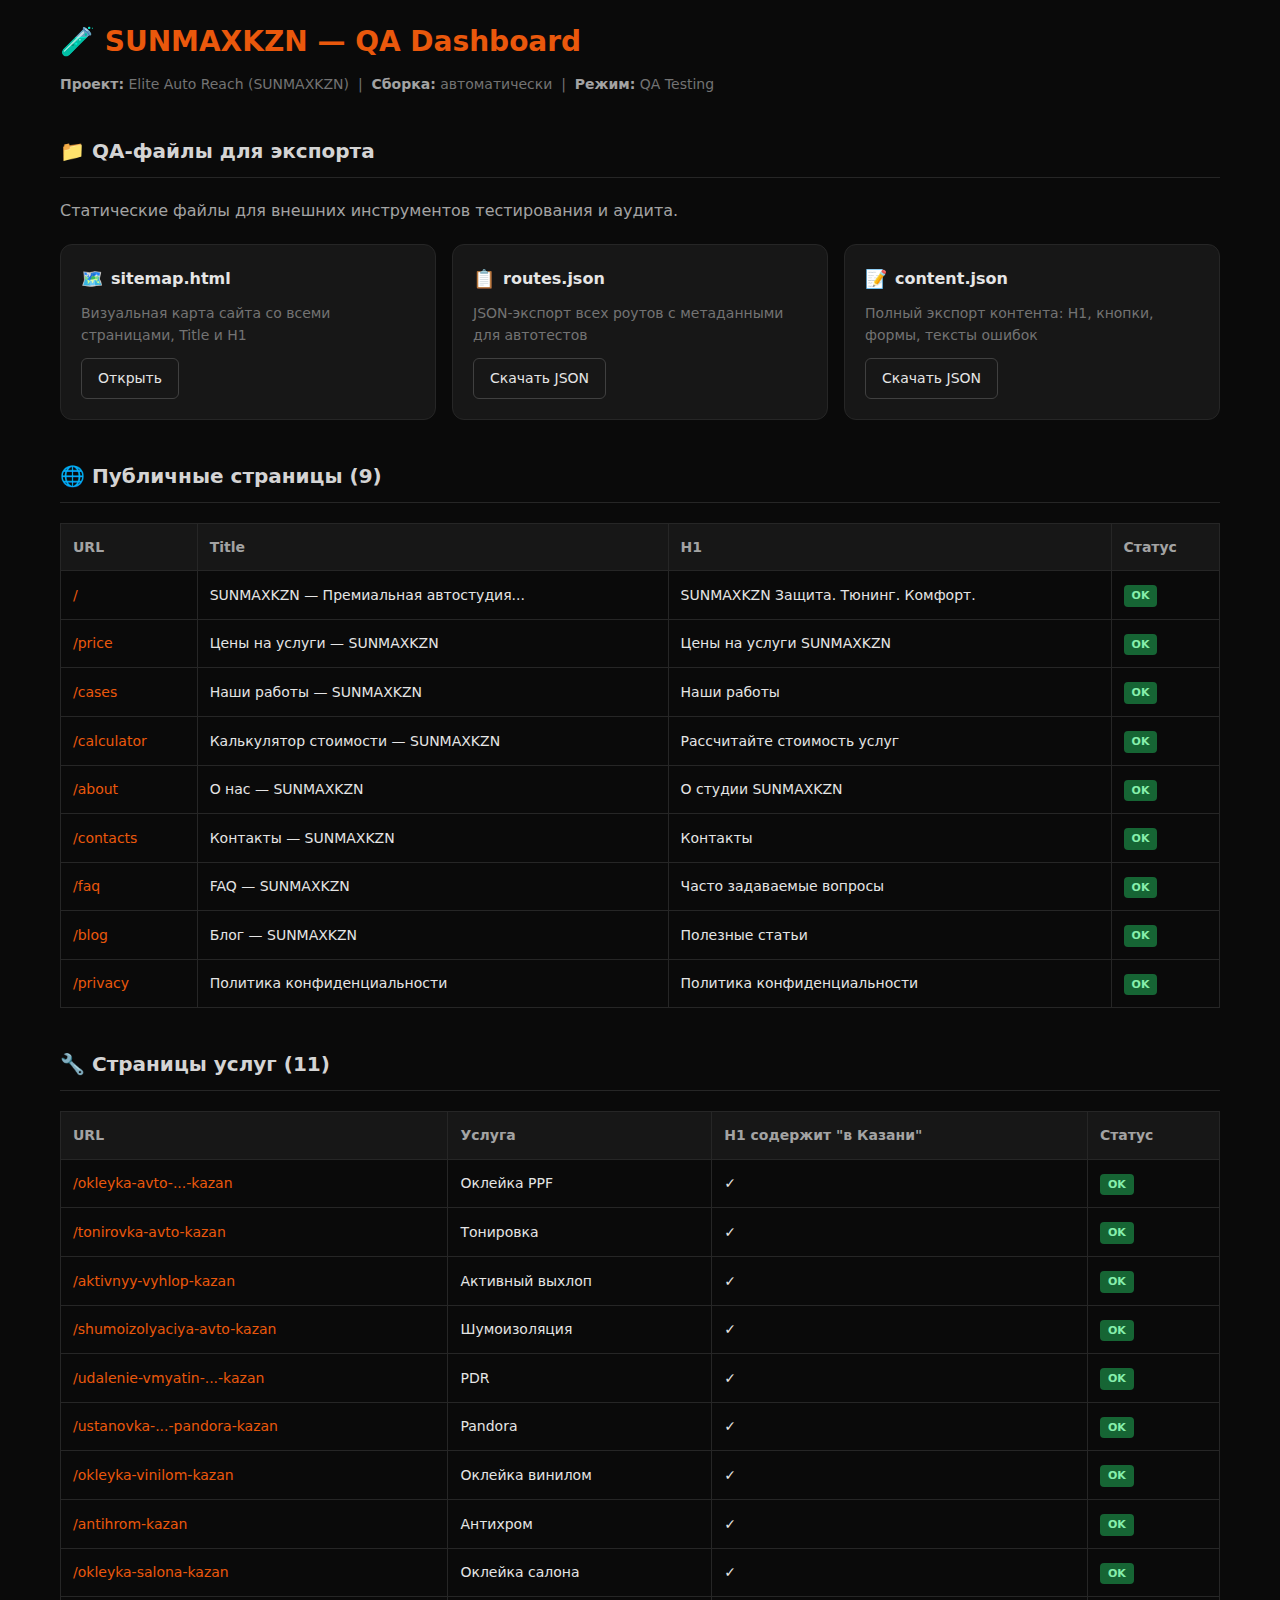
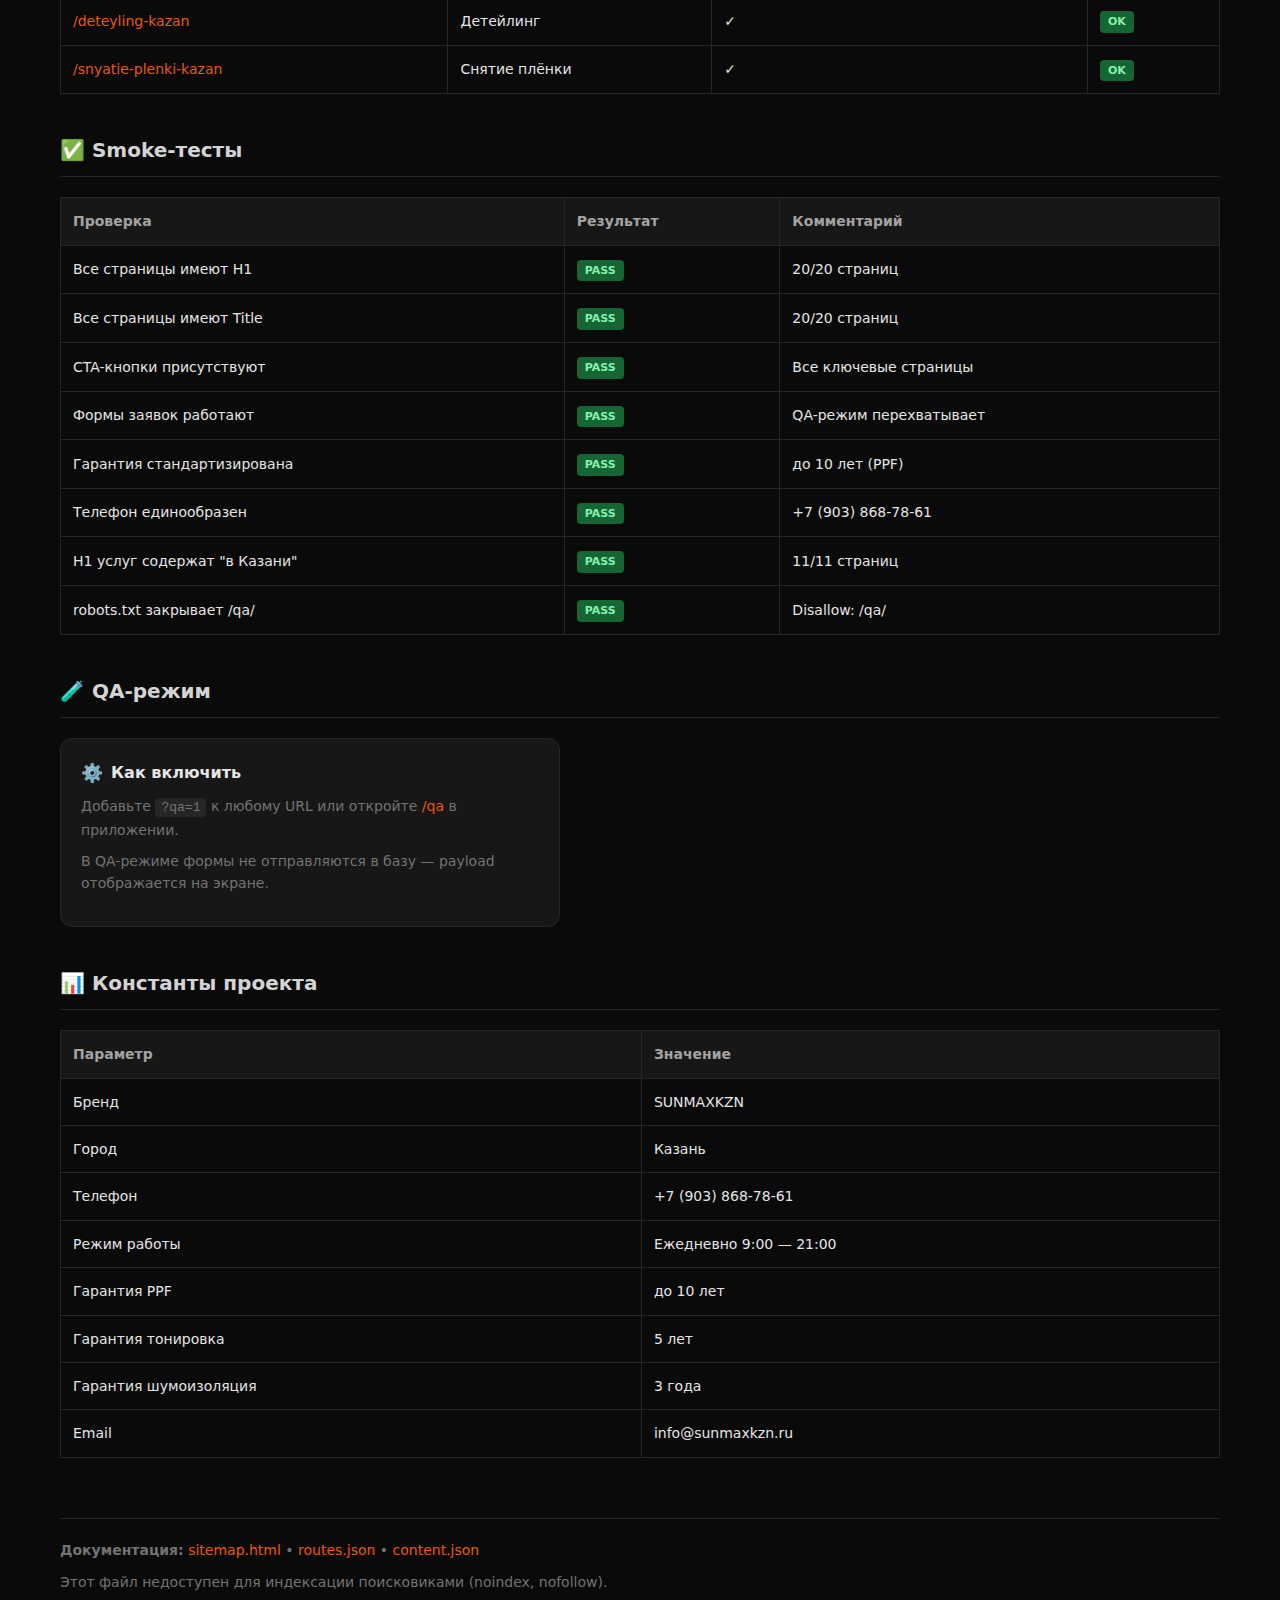
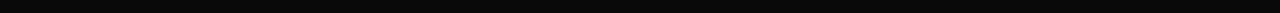
<file: public/qa/index.html>
<!DOCTYPE html>
<html lang="ru">
<head>
  <meta charset="UTF-8">
  <meta name="viewport" content="width=device-width, initial-scale=1.0">
  <meta name="robots" content="noindex, nofollow">
  <title>QA Dashboard — SUNMAXKZN</title>
  <style>
    * { margin: 0; padding: 0; box-sizing: border-box; }
    body {
      font-family: system-ui, -apple-system, sans-serif;
      max-width: 1200px;
      margin: 0 auto;
      padding: 20px;
      background: #0a0a0a;
      color: #e5e5e5;
      line-height: 1.6;
    }
    h1 {
      color: #EA580C;
      margin-bottom: 8px;
      font-size: 28px;
    }
    .meta {
      color: #737373;
      font-size: 14px;
      margin-bottom: 30px;
    }
    .meta strong { color: #a3a3a3; }
    h2 {
      color: #d4d4d4;
      margin: 40px 0 20px;
      font-size: 20px;
      border-bottom: 1px solid #262626;
      padding-bottom: 10px;
    }
    .grid {
      display: grid;
      grid-template-columns: repeat(auto-fit, minmax(280px, 1fr));
      gap: 16px;
      margin-bottom: 30px;
    }
    .card {
      background: #171717;
      border: 1px solid #262626;
      border-radius: 12px;
      padding: 20px;
      transition: border-color 0.2s;
    }
    .card:hover {
      border-color: #404040;
    }
    .card-title {
      font-weight: 600;
      margin-bottom: 8px;
      display: flex;
      align-items: center;
      gap: 8px;
    }
    .card-title .icon {
      font-size: 18px;
    }
    .card-desc {
      color: #737373;
      font-size: 14px;
      margin-bottom: 12px;
    }
    a {
      color: #EA580C;
      text-decoration: none;
    }
    a:hover {
      text-decoration: underline;
    }
    .btn {
      display: inline-block;
      padding: 8px 16px;
      background: #EA580C;
      color: #fff;
      border-radius: 6px;
      font-size: 14px;
      font-weight: 500;
      text-decoration: none;
    }
    .btn:hover {
      background: #c2410c;
      text-decoration: none;
    }
    .btn-outline {
      background: transparent;
      border: 1px solid #404040;
      color: #e5e5e5;
    }
    .btn-outline:hover {
      background: #262626;
    }
    table {
      width: 100%;
      border-collapse: collapse;
      margin-bottom: 20px;
      font-size: 14px;
    }
    th, td {
      padding: 12px;
      border: 1px solid #262626;
      text-align: left;
    }
    th {
      background: #171717;
      font-weight: 600;
      color: #a3a3a3;
    }
    tr:hover {
      background: #171717;
    }
    .status {
      display: inline-block;
      padding: 2px 8px;
      border-radius: 4px;
      font-size: 11px;
      font-weight: 600;
    }
    .status-ok { background: #166534; color: #86efac; }
    .status-warn { background: #854d0e; color: #fde047; }
    .status-error { background: #991b1b; color: #fca5a5; }
    .footer {
      margin-top: 60px;
      padding-top: 20px;
      border-top: 1px solid #262626;
      color: #737373;
      font-size: 14px;
    }
    .section-desc {
      color: #a3a3a3;
      margin-bottom: 20px;
    }
    code {
      background: #262626;
      padding: 2px 6px;
      border-radius: 4px;
      font-size: 13px;
    }
  </style>
</head>
<body>
  <h1>🧪 SUNMAXKZN — QA Dashboard</h1>
  <p class="meta">
    <strong>Проект:</strong> Elite Auto Reach (SUNMAXKZN) &nbsp;|&nbsp;
    <strong>Сборка:</strong> автоматически &nbsp;|&nbsp;
    <strong>Режим:</strong> QA Testing
  </p>

  <h2>📁 QA-файлы для экспорта</h2>
  <p class="section-desc">Статические файлы для внешних инструментов тестирования и аудита.</p>
  <div class="grid">
    <div class="card">
      <div class="card-title"><span class="icon">🗺️</span> sitemap.html</div>
      <div class="card-desc">Визуальная карта сайта со всеми страницами, Title и H1</div>
      <a href="/qa/sitemap.html" class="btn btn-outline">Открыть</a>
    </div>
    <div class="card">
      <div class="card-title"><span class="icon">📋</span> routes.json</div>
      <div class="card-desc">JSON-экспорт всех роутов с метаданными для автотестов</div>
      <a href="/qa/routes.json" class="btn btn-outline" download>Скачать JSON</a>
    </div>
    <div class="card">
      <div class="card-title"><span class="icon">📝</span> content.json</div>
      <div class="card-desc">Полный экспорт контента: H1, кнопки, формы, тексты ошибок</div>
      <a href="/qa/content.json" class="btn btn-outline" download>Скачать JSON</a>
    </div>
  </div>

  <h2>🌐 Публичные страницы (9)</h2>
  <table>
    <tr>
      <th>URL</th>
      <th>Title</th>
      <th>H1</th>
      <th>Статус</th>
    </tr>
    <tr>
      <td><a href="/">/</a></td>
      <td>SUNMAXKZN — Премиальная автостудия...</td>
      <td>SUNMAXKZN Защита. Тюнинг. Комфорт.</td>
      <td><span class="status status-ok">OK</span></td>
    </tr>
    <tr>
      <td><a href="/price">/price</a></td>
      <td>Цены на услуги — SUNMAXKZN</td>
      <td>Цены на услуги SUNMAXKZN</td>
      <td><span class="status status-ok">OK</span></td>
    </tr>
    <tr>
      <td><a href="/cases">/cases</a></td>
      <td>Наши работы — SUNMAXKZN</td>
      <td>Наши работы</td>
      <td><span class="status status-ok">OK</span></td>
    </tr>
    <tr>
      <td><a href="/calculator">/calculator</a></td>
      <td>Калькулятор стоимости — SUNMAXKZN</td>
      <td>Рассчитайте стоимость услуг</td>
      <td><span class="status status-ok">OK</span></td>
    </tr>
    <tr>
      <td><a href="/about">/about</a></td>
      <td>О нас — SUNMAXKZN</td>
      <td>О студии SUNMAXKZN</td>
      <td><span class="status status-ok">OK</span></td>
    </tr>
    <tr>
      <td><a href="/contacts">/contacts</a></td>
      <td>Контакты — SUNMAXKZN</td>
      <td>Контакты</td>
      <td><span class="status status-ok">OK</span></td>
    </tr>
    <tr>
      <td><a href="/faq">/faq</a></td>
      <td>FAQ — SUNMAXKZN</td>
      <td>Часто задаваемые вопросы</td>
      <td><span class="status status-ok">OK</span></td>
    </tr>
    <tr>
      <td><a href="/blog">/blog</a></td>
      <td>Блог — SUNMAXKZN</td>
      <td>Полезные статьи</td>
      <td><span class="status status-ok">OK</span></td>
    </tr>
    <tr>
      <td><a href="/privacy">/privacy</a></td>
      <td>Политика конфиденциальности</td>
      <td>Политика конфиденциальности</td>
      <td><span class="status status-ok">OK</span></td>
    </tr>
  </table>

  <h2>🔧 Страницы услуг (11)</h2>
  <table>
    <tr>
      <th>URL</th>
      <th>Услуга</th>
      <th>H1 содержит "в Казани"</th>
      <th>Статус</th>
    </tr>
    <tr>
      <td><a href="/okleyka-avto-poliuretanovoy-plenkoy-kazan">/okleyka-avto-...-kazan</a></td>
      <td>Оклейка PPF</td>
      <td>✓</td>
      <td><span class="status status-ok">OK</span></td>
    </tr>
    <tr>
      <td><a href="/tonirovka-avto-kazan">/tonirovka-avto-kazan</a></td>
      <td>Тонировка</td>
      <td>✓</td>
      <td><span class="status status-ok">OK</span></td>
    </tr>
    <tr>
      <td><a href="/aktivnyy-vyhlop-kazan">/aktivnyy-vyhlop-kazan</a></td>
      <td>Активный выхлоп</td>
      <td>✓</td>
      <td><span class="status status-ok">OK</span></td>
    </tr>
    <tr>
      <td><a href="/shumoizolyaciya-avto-kazan">/shumoizolyaciya-avto-kazan</a></td>
      <td>Шумоизоляция</td>
      <td>✓</td>
      <td><span class="status status-ok">OK</span></td>
    </tr>
    <tr>
      <td><a href="/udalenie-vmyatin-bez-pokraski-kazan">/udalenie-vmyatin-...-kazan</a></td>
      <td>PDR</td>
      <td>✓</td>
      <td><span class="status status-ok">OK</span></td>
    </tr>
    <tr>
      <td><a href="/ustanovka-signalizacii-pandora-kazan">/ustanovka-...-pandora-kazan</a></td>
      <td>Pandora</td>
      <td>✓</td>
      <td><span class="status status-ok">OK</span></td>
    </tr>
    <tr>
      <td><a href="/okleyka-vinilom-kazan">/okleyka-vinilom-kazan</a></td>
      <td>Оклейка винилом</td>
      <td>✓</td>
      <td><span class="status status-ok">OK</span></td>
    </tr>
    <tr>
      <td><a href="/antihrom-kazan">/antihrom-kazan</a></td>
      <td>Антихром</td>
      <td>✓</td>
      <td><span class="status status-ok">OK</span></td>
    </tr>
    <tr>
      <td><a href="/okleyka-salona-kazan">/okleyka-salona-kazan</a></td>
      <td>Оклейка салона</td>
      <td>✓</td>
      <td><span class="status status-ok">OK</span></td>
    </tr>
    <tr>
      <td><a href="/deteyling-kazan">/deteyling-kazan</a></td>
      <td>Детейлинг</td>
      <td>✓</td>
      <td><span class="status status-ok">OK</span></td>
    </tr>
    <tr>
      <td><a href="/snyatie-plenki-kazan">/snyatie-plenki-kazan</a></td>
      <td>Снятие плёнки</td>
      <td>✓</td>
      <td><span class="status status-ok">OK</span></td>
    </tr>
  </table>

  <h2>✅ Smoke-тесты</h2>
  <table>
    <tr>
      <th>Проверка</th>
      <th>Результат</th>
      <th>Комментарий</th>
    </tr>
    <tr>
      <td>Все страницы имеют H1</td>
      <td><span class="status status-ok">PASS</span></td>
      <td>20/20 страниц</td>
    </tr>
    <tr>
      <td>Все страницы имеют Title</td>
      <td><span class="status status-ok">PASS</span></td>
      <td>20/20 страниц</td>
    </tr>
    <tr>
      <td>CTA-кнопки присутствуют</td>
      <td><span class="status status-ok">PASS</span></td>
      <td>Все ключевые страницы</td>
    </tr>
    <tr>
      <td>Формы заявок работают</td>
      <td><span class="status status-ok">PASS</span></td>
      <td>QA-режим перехватывает</td>
    </tr>
    <tr>
      <td>Гарантия стандартизирована</td>
      <td><span class="status status-ok">PASS</span></td>
      <td>до 10 лет (PPF)</td>
    </tr>
    <tr>
      <td>Телефон единообразен</td>
      <td><span class="status status-ok">PASS</span></td>
      <td>+7 (903) 868-78-61</td>
    </tr>
    <tr>
      <td>H1 услуг содержат "в Казани"</td>
      <td><span class="status status-ok">PASS</span></td>
      <td>11/11 страниц</td>
    </tr>
    <tr>
      <td>robots.txt закрывает /qa/</td>
      <td><span class="status status-ok">PASS</span></td>
      <td>Disallow: /qa/</td>
    </tr>
  </table>

  <h2>🧪 QA-режим</h2>
  <div class="card" style="max-width: 500px;">
    <div class="card-title"><span class="icon">⚙️</span> Как включить</div>
    <div class="card-desc">
      <p>Добавьте <code>?qa=1</code> к любому URL или откройте <a href="/qa">/qa</a> в приложении.</p>
      <p style="margin-top: 8px;">В QA-режиме формы не отправляются в базу — payload отображается на экране.</p>
    </div>
  </div>

  <h2>📊 Константы проекта</h2>
  <table>
    <tr>
      <th>Параметр</th>
      <th>Значение</th>
    </tr>
    <tr>
      <td>Бренд</td>
      <td>SUNMAXKZN</td>
    </tr>
    <tr>
      <td>Город</td>
      <td>Казань</td>
    </tr>
    <tr>
      <td>Телефон</td>
      <td>+7 (903) 868-78-61</td>
    </tr>
    <tr>
      <td>Режим работы</td>
      <td>Ежедневно 9:00 — 21:00</td>
    </tr>
    <tr>
      <td>Гарантия PPF</td>
      <td>до 10 лет</td>
    </tr>
    <tr>
      <td>Гарантия тонировка</td>
      <td>5 лет</td>
    </tr>
    <tr>
      <td>Гарантия шумоизоляция</td>
      <td>3 года</td>
    </tr>
    <tr>
      <td>Email</td>
      <td>info@sunmaxkzn.ru</td>
    </tr>
  </table>

  <div class="footer">
    <p>
      <strong>Документация:</strong> 
      <a href="/qa/sitemap.html">sitemap.html</a> • 
      <a href="/qa/routes.json">routes.json</a> • 
      <a href="/qa/content.json">content.json</a>
    </p>
    <p style="margin-top: 10px;">
      Этот файл недоступен для индексации поисковиками (noindex, nofollow).
    </p>
  </div>
</body>
</html>
</file>
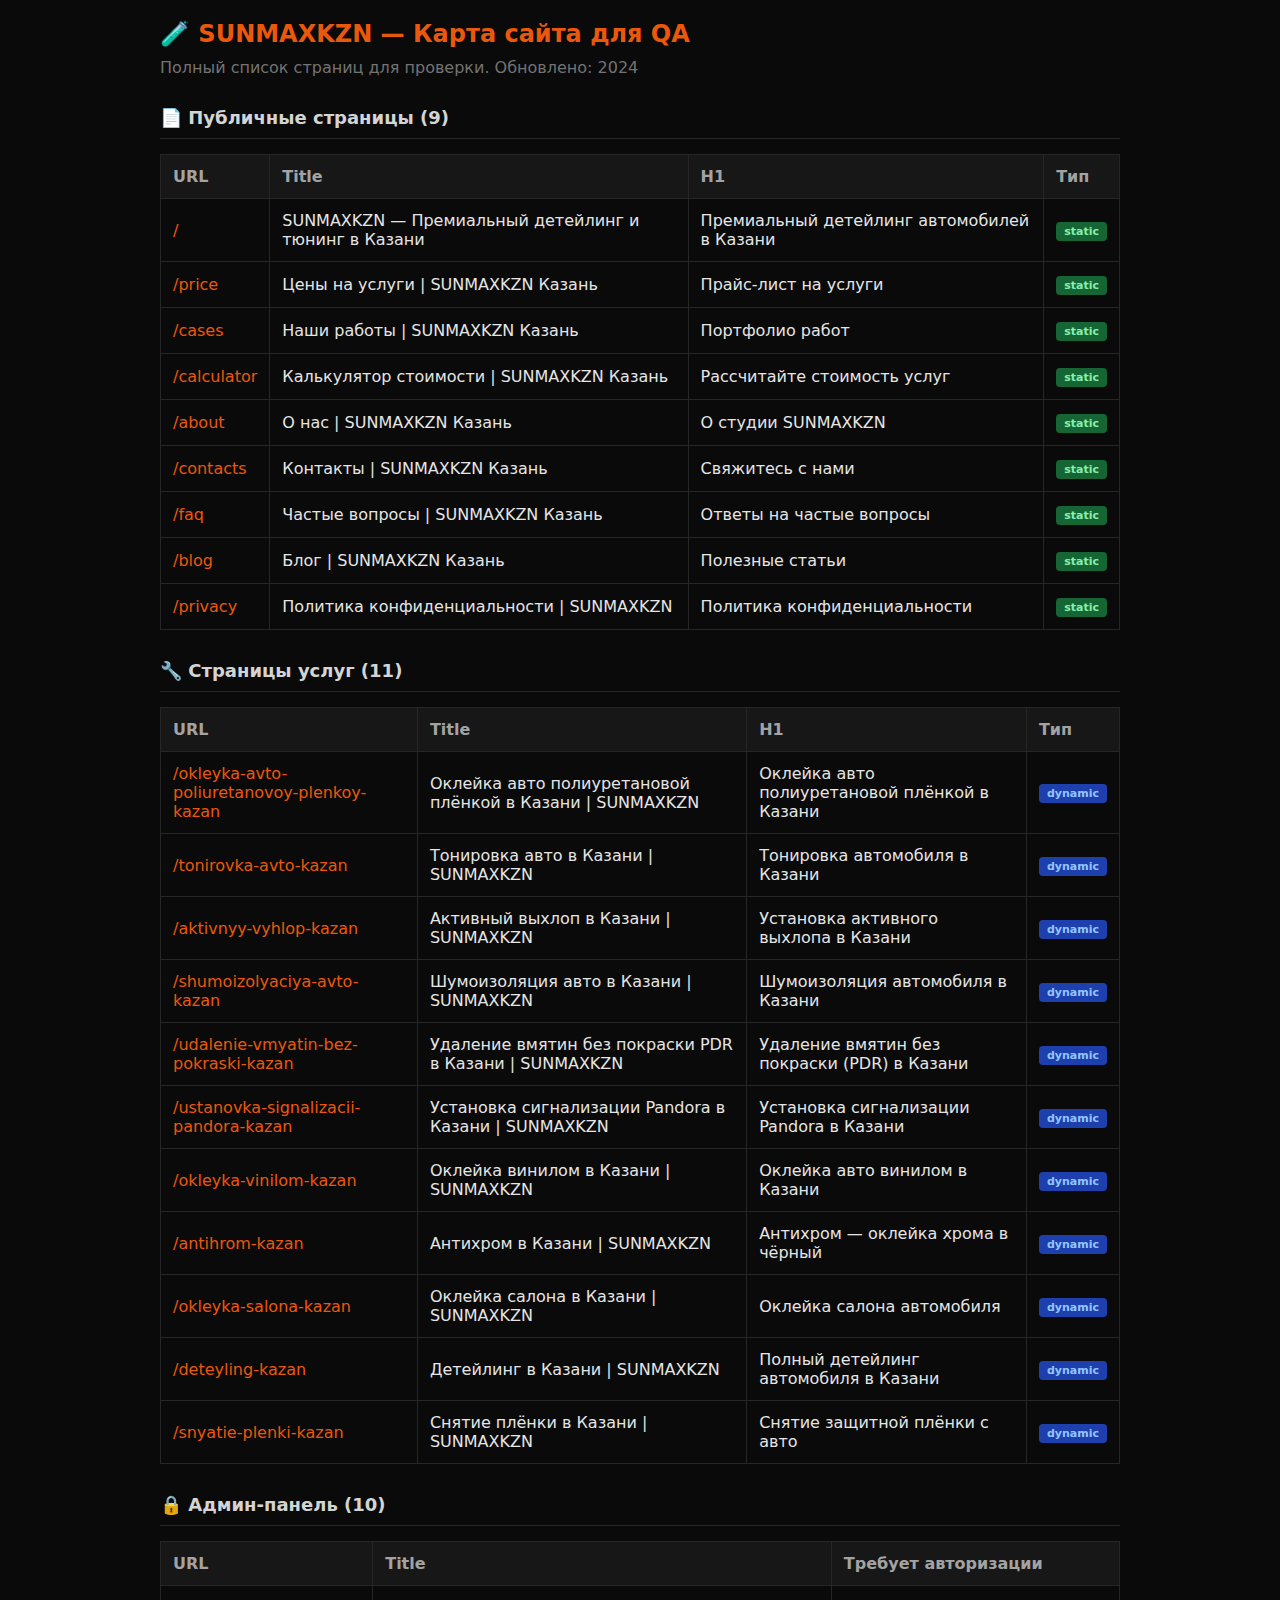
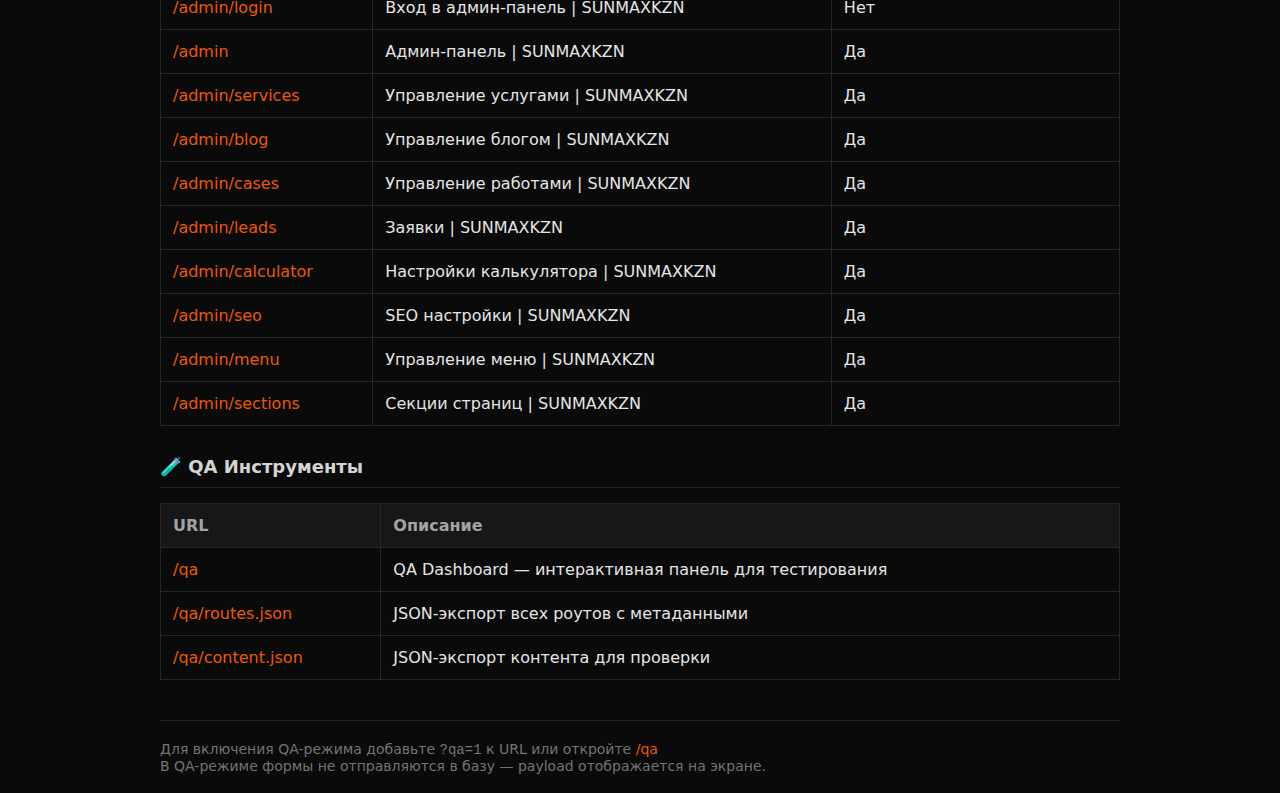
<file: public/qa/sitemap.html>
<!DOCTYPE html>
<html lang="ru">
<head>
  <meta charset="UTF-8">
  <meta name="viewport" content="width=device-width, initial-scale=1.0">
  <title>SUNMAXKZN — Карта сайта для QA</title>
  <style>
    * { margin: 0; padding: 0; box-sizing: border-box; }
    body {
      font-family: system-ui, -apple-system, sans-serif;
      max-width: 1000px;
      margin: 0 auto;
      padding: 20px;
      background: #0a0a0a;
      color: #e5e5e5;
    }
    h1 {
      color: #EA580C;
      margin-bottom: 10px;
      font-size: 24px;
    }
    .subtitle {
      color: #737373;
      margin-bottom: 30px;
    }
    h2 {
      color: #d4d4d4;
      margin: 30px 0 15px;
      font-size: 18px;
      border-bottom: 1px solid #262626;
      padding-bottom: 10px;
    }
    table {
      width: 100%;
      border-collapse: collapse;
      margin-bottom: 30px;
    }
    th, td {
      padding: 12px;
      border: 1px solid #262626;
      text-align: left;
    }
    th {
      background: #171717;
      font-weight: 600;
      color: #a3a3a3;
    }
    tr:hover {
      background: #171717;
    }
    a {
      color: #EA580C;
      text-decoration: none;
    }
    a:hover {
      text-decoration: underline;
    }
    .badge {
      display: inline-block;
      padding: 3px 8px;
      border-radius: 4px;
      font-size: 11px;
      font-weight: 600;
    }
    .badge-static { background: #166534; color: #86efac; }
    .badge-dynamic { background: #1e40af; color: #93c5fd; }
    .badge-admin { background: #7c2d12; color: #fdba74; }
    .footer {
      margin-top: 40px;
      padding-top: 20px;
      border-top: 1px solid #262626;
      color: #737373;
      font-size: 14px;
    }
  </style>
</head>
<body>
  <h1>🧪 SUNMAXKZN — Карта сайта для QA</h1>
  <p class="subtitle">Полный список страниц для проверки. Обновлено: 2024</p>

  <h2>📄 Публичные страницы (9)</h2>
  <table>
    <tr>
      <th>URL</th>
      <th>Title</th>
      <th>H1</th>
      <th>Тип</th>
    </tr>
    <tr>
      <td><a href="/">/</a></td>
      <td>SUNMAXKZN — Премиальный детейлинг и тюнинг в Казани</td>
      <td>Премиальный детейлинг автомобилей в Казани</td>
      <td><span class="badge badge-static">static</span></td>
    </tr>
    <tr>
      <td><a href="/price">/price</a></td>
      <td>Цены на услуги | SUNMAXKZN Казань</td>
      <td>Прайс-лист на услуги</td>
      <td><span class="badge badge-static">static</span></td>
    </tr>
    <tr>
      <td><a href="/cases">/cases</a></td>
      <td>Наши работы | SUNMAXKZN Казань</td>
      <td>Портфолио работ</td>
      <td><span class="badge badge-static">static</span></td>
    </tr>
    <tr>
      <td><a href="/calculator">/calculator</a></td>
      <td>Калькулятор стоимости | SUNMAXKZN Казань</td>
      <td>Рассчитайте стоимость услуг</td>
      <td><span class="badge badge-static">static</span></td>
    </tr>
    <tr>
      <td><a href="/about">/about</a></td>
      <td>О нас | SUNMAXKZN Казань</td>
      <td>О студии SUNMAXKZN</td>
      <td><span class="badge badge-static">static</span></td>
    </tr>
    <tr>
      <td><a href="/contacts">/contacts</a></td>
      <td>Контакты | SUNMAXKZN Казань</td>
      <td>Свяжитесь с нами</td>
      <td><span class="badge badge-static">static</span></td>
    </tr>
    <tr>
      <td><a href="/faq">/faq</a></td>
      <td>Частые вопросы | SUNMAXKZN Казань</td>
      <td>Ответы на частые вопросы</td>
      <td><span class="badge badge-static">static</span></td>
    </tr>
    <tr>
      <td><a href="/blog">/blog</a></td>
      <td>Блог | SUNMAXKZN Казань</td>
      <td>Полезные статьи</td>
      <td><span class="badge badge-static">static</span></td>
    </tr>
    <tr>
      <td><a href="/privacy">/privacy</a></td>
      <td>Политика конфиденциальности | SUNMAXKZN</td>
      <td>Политика конфиденциальности</td>
      <td><span class="badge badge-static">static</span></td>
    </tr>
  </table>

  <h2>🔧 Страницы услуг (11)</h2>
  <table>
    <tr>
      <th>URL</th>
      <th>Title</th>
      <th>H1</th>
      <th>Тип</th>
    </tr>
    <tr>
      <td><a href="/okleyka-avto-poliuretanovoy-plenkoy-kazan">/okleyka-avto-poliuretanovoy-plenkoy-kazan</a></td>
      <td>Оклейка авто полиуретановой плёнкой в Казани | SUNMAXKZN</td>
      <td>Оклейка авто полиуретановой плёнкой в Казани</td>
      <td><span class="badge badge-dynamic">dynamic</span></td>
    </tr>
    <tr>
      <td><a href="/tonirovka-avto-kazan">/tonirovka-avto-kazan</a></td>
      <td>Тонировка авто в Казани | SUNMAXKZN</td>
      <td>Тонировка автомобиля в Казани</td>
      <td><span class="badge badge-dynamic">dynamic</span></td>
    </tr>
    <tr>
      <td><a href="/aktivnyy-vyhlop-kazan">/aktivnyy-vyhlop-kazan</a></td>
      <td>Активный выхлоп в Казани | SUNMAXKZN</td>
      <td>Установка активного выхлопа в Казани</td>
      <td><span class="badge badge-dynamic">dynamic</span></td>
    </tr>
    <tr>
      <td><a href="/shumoizolyaciya-avto-kazan">/shumoizolyaciya-avto-kazan</a></td>
      <td>Шумоизоляция авто в Казани | SUNMAXKZN</td>
      <td>Шумоизоляция автомобиля в Казани</td>
      <td><span class="badge badge-dynamic">dynamic</span></td>
    </tr>
    <tr>
      <td><a href="/udalenie-vmyatin-bez-pokraski-kazan">/udalenie-vmyatin-bez-pokraski-kazan</a></td>
      <td>Удаление вмятин без покраски PDR в Казани | SUNMAXKZN</td>
      <td>Удаление вмятин без покраски (PDR) в Казани</td>
      <td><span class="badge badge-dynamic">dynamic</span></td>
    </tr>
    <tr>
      <td><a href="/ustanovka-signalizacii-pandora-kazan">/ustanovka-signalizacii-pandora-kazan</a></td>
      <td>Установка сигнализации Pandora в Казани | SUNMAXKZN</td>
      <td>Установка сигнализации Pandora в Казани</td>
      <td><span class="badge badge-dynamic">dynamic</span></td>
    </tr>
    <tr>
      <td><a href="/okleyka-vinilom-kazan">/okleyka-vinilom-kazan</a></td>
      <td>Оклейка винилом в Казани | SUNMAXKZN</td>
      <td>Оклейка авто винилом в Казани</td>
      <td><span class="badge badge-dynamic">dynamic</span></td>
    </tr>
    <tr>
      <td><a href="/antihrom-kazan">/antihrom-kazan</a></td>
      <td>Антихром в Казани | SUNMAXKZN</td>
      <td>Антихром — оклейка хрома в чёрный</td>
      <td><span class="badge badge-dynamic">dynamic</span></td>
    </tr>
    <tr>
      <td><a href="/okleyka-salona-kazan">/okleyka-salona-kazan</a></td>
      <td>Оклейка салона в Казани | SUNMAXKZN</td>
      <td>Оклейка салона автомобиля</td>
      <td><span class="badge badge-dynamic">dynamic</span></td>
    </tr>
    <tr>
      <td><a href="/deteyling-kazan">/deteyling-kazan</a></td>
      <td>Детейлинг в Казани | SUNMAXKZN</td>
      <td>Полный детейлинг автомобиля в Казани</td>
      <td><span class="badge badge-dynamic">dynamic</span></td>
    </tr>
    <tr>
      <td><a href="/snyatie-plenki-kazan">/snyatie-plenki-kazan</a></td>
      <td>Снятие плёнки в Казани | SUNMAXKZN</td>
      <td>Снятие защитной плёнки с авто</td>
      <td><span class="badge badge-dynamic">dynamic</span></td>
    </tr>
  </table>

  <h2>🔒 Админ-панель (10)</h2>
  <table>
    <tr>
      <th>URL</th>
      <th>Title</th>
      <th>Требует авторизации</th>
    </tr>
    <tr>
      <td><a href="/admin/login">/admin/login</a></td>
      <td>Вход в админ-панель | SUNMAXKZN</td>
      <td>Нет</td>
    </tr>
    <tr>
      <td><a href="/admin">/admin</a></td>
      <td>Админ-панель | SUNMAXKZN</td>
      <td>Да</td>
    </tr>
    <tr>
      <td><a href="/admin/services">/admin/services</a></td>
      <td>Управление услугами | SUNMAXKZN</td>
      <td>Да</td>
    </tr>
    <tr>
      <td><a href="/admin/blog">/admin/blog</a></td>
      <td>Управление блогом | SUNMAXKZN</td>
      <td>Да</td>
    </tr>
    <tr>
      <td><a href="/admin/cases">/admin/cases</a></td>
      <td>Управление работами | SUNMAXKZN</td>
      <td>Да</td>
    </tr>
    <tr>
      <td><a href="/admin/leads">/admin/leads</a></td>
      <td>Заявки | SUNMAXKZN</td>
      <td>Да</td>
    </tr>
    <tr>
      <td><a href="/admin/calculator">/admin/calculator</a></td>
      <td>Настройки калькулятора | SUNMAXKZN</td>
      <td>Да</td>
    </tr>
    <tr>
      <td><a href="/admin/seo">/admin/seo</a></td>
      <td>SEO настройки | SUNMAXKZN</td>
      <td>Да</td>
    </tr>
    <tr>
      <td><a href="/admin/menu">/admin/menu</a></td>
      <td>Управление меню | SUNMAXKZN</td>
      <td>Да</td>
    </tr>
    <tr>
      <td><a href="/admin/sections">/admin/sections</a></td>
      <td>Секции страниц | SUNMAXKZN</td>
      <td>Да</td>
    </tr>
  </table>

  <h2>🧪 QA Инструменты</h2>
  <table>
    <tr>
      <th>URL</th>
      <th>Описание</th>
    </tr>
    <tr>
      <td><a href="/qa">/qa</a></td>
      <td>QA Dashboard — интерактивная панель для тестирования</td>
    </tr>
    <tr>
      <td><a href="/qa/routes.json">/qa/routes.json</a></td>
      <td>JSON-экспорт всех роутов с метаданными</td>
    </tr>
    <tr>
      <td><a href="/qa/content.json">/qa/content.json</a></td>
      <td>JSON-экспорт контента для проверки</td>
    </tr>
  </table>

  <div class="footer">
    <p>Для включения QA-режима добавьте <code>?qa=1</code> к URL или откройте <a href="/qa">/qa</a></p>
    <p>В QA-режиме формы не отправляются в базу — payload отображается на экране.</p>
  </div>
</body>
</html>
</file>
